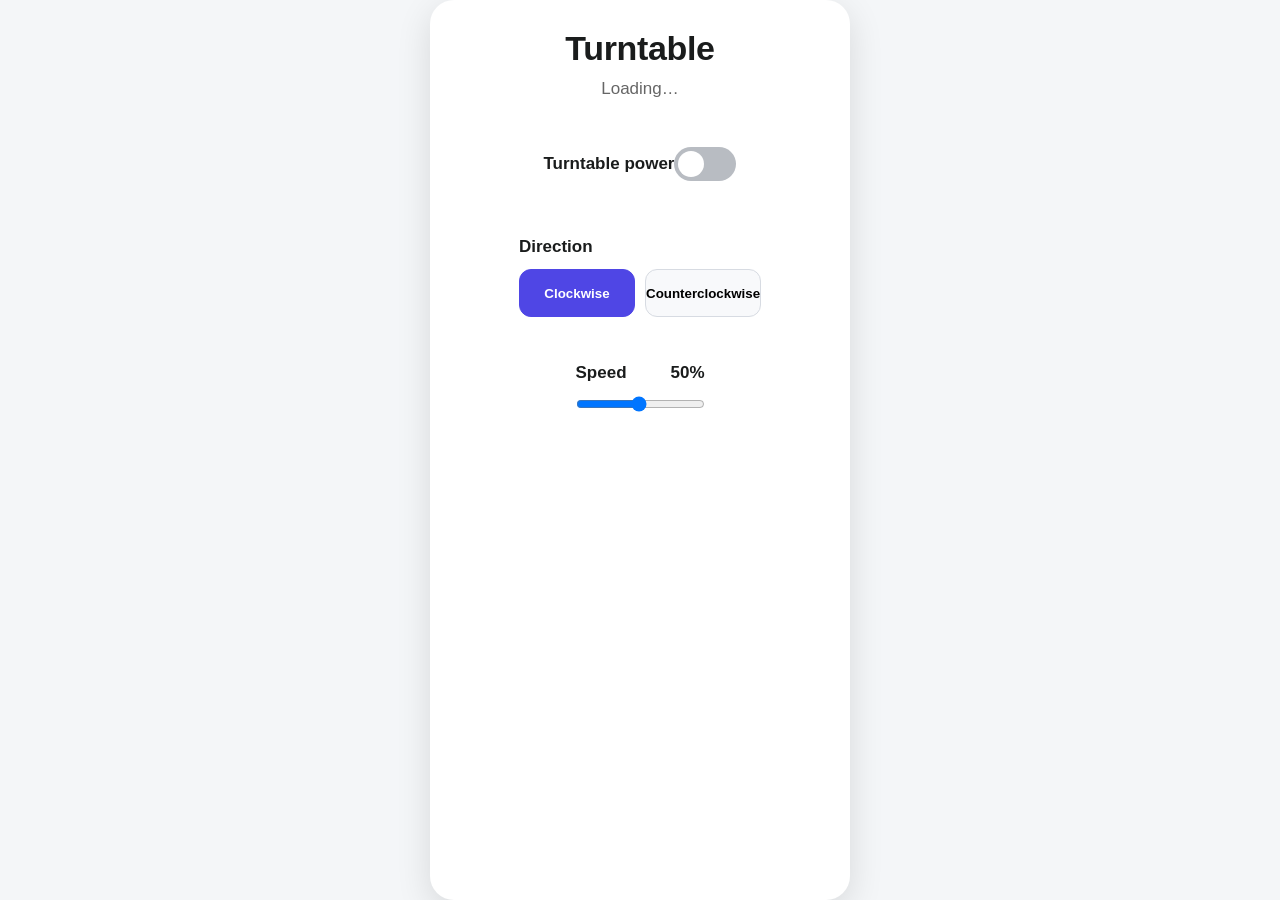
<file: data/controls.html>
﻿<!doctype html>
<html lang="en">
<head>
  <meta charset="utf-8">
  <meta name="viewport" content="width=device-width, initial-scale=1">
  <title>Turntable Control</title>
  <link rel="stylesheet" href="styles.css">
  <style>
    body { min-height: 100vh; display: grid; place-items: center; background: #f4f6f8; }
    .turntable-card { width: min(420px, calc(100% - 32px)); padding: 28px; border-radius: 24px; background: white; box-shadow: 0 10px 35px rgba(0,0,0,.12); }
    .turntable-card h1 { margin: 0 0 8px; text-align: center; }
    .status { margin: 0 0 24px; text-align: center; color: #666; }
    .control-row { margin: 22px 0; }
    .control-row label { display: block; margin-bottom: 10px; font-weight: 700; }
    .switch-row { display: flex; align-items: center; justify-content: space-between; }
    .switch { position: relative; width: 62px; height: 34px; }
    .switch input { opacity: 0; width: 0; height: 0; }
    .slider-toggle { position: absolute; inset: 0; border-radius: 34px; background: #b8bcc2; cursor: pointer; transition: .2s; }
    .slider-toggle:before { content: ""; position: absolute; width: 26px; height: 26px; left: 4px; top: 4px; border-radius: 50%; background: white; transition: .2s; }
    .switch input:checked + .slider-toggle { background: #4f46e5; }
    .switch input:checked + .slider-toggle:before { transform: translateX(28px); }
    .direction-buttons { display: grid; grid-template-columns: 1fr 1fr; gap: 10px; }
    .direction-buttons button { min-height: 48px; border: 1px solid #d7dbe2; border-radius: 12px; background: #f8f9fb; font-weight: 700; cursor: pointer; }
    .direction-buttons button.active { border-color: #4f46e5; background: #4f46e5; color: white; }
    .speed-header { display: flex; justify-content: space-between; }
    input[type="range"] { width: 100%; }
  </style>
</head>
<body>
  <main class="turntable-card">
    <h1>Turntable</h1>
    <p class="status" id="status-text">Loading…</p>

    <div class="control-row switch-row">
      <label for="enabled">Turntable power</label>
      <label class="switch">
        <input type="checkbox" id="enabled">
        <span class="slider-toggle"></span>
      </label>
    </div>

    <div class="control-row">
      <label>Direction</label>
      <div class="direction-buttons">
        <button type="button" data-direction="CW" class="active">Clockwise</button>
        <button type="button" data-direction="CCW">Counterclockwise</button>
      </div>
    </div>

    <div class="control-row">
      <div class="speed-header">
        <label for="speed">Speed</label>
        <strong id="speed-value">50%</strong>
      </div>
      <input type="range" id="speed" min="1" max="100" value="50">
    </div>
  </main>
  <script src="turntable-control.js"></script>
</body>
</html>
</file>
<file: data/styles.css>
/* Root Color Variables */
:root {
  --tertiary: #705d00;
  --inverse-on-surface: #f1f1f1;
  --surface-container-highest: #e2e2e2;
  --surface-container-low: #f3f3f3;
  --inverse-surface: #2f3131;
  --error-container: #ffdad6;
  --primary: #643f00;
  --surface-dim: #dadada;
  --tertiary-fixed: #ffe170;
  --on-surface: #1a1c1c;
  --on-tertiary-fixed-variant: #544600;
  --on-surface-variant: #504537;
  --primary-container: #845400;
  --background: #f9f9f9;
  --on-secondary-fixed: #1a1b20;
  --on-error-container: #93000a;
  --surface: #f9f9f9;
  --glass-border: rgba(255, 255, 255, 0.5);
  --on-primary-fixed-variant: #643f00;
  --on-background: #1a1c1c;
  --secondary-fixed-dim: #c6c6cc;
  --outline: #837566;
  --on-primary: #ffffff;
  --on-secondary-fixed-variant: #45474b;
  --primary-fixed-dim: #fbba65;
  --surface-variant: #e2e2e2;
  --tertiary-container: #c8a922;
  --secondary-container: #e2e2e8;
  --on-primary-container: #ffd198;
  --on-tertiary-container: #4c3e00;
  --on-primary-fixed: #2a1800;
  --on-error: #ffffff;
  --inverse-primary: #fbba65;
  --secondary-fixed: #e2e2e8;
  --glass-fill: rgba(255, 255, 255, 0.4);
  --on-secondary: #ffffff;
  --surface-container-high: #e8e8e8;
  --outline-variant: #d5c4b2;
  --shadow: #E2E2E7;
  --on-tertiary: #ffffff;
  --error: #ba1a1a;
  --surface-container: #eeeeee;
  --sunlight: #FFDD55;
  --secondary: #5d5e63;
  --surface-container-lowest: #ffffff;
  --surface-bright: #f9f9f9;
  --primary-fixed: #ffddb6;
  --tertiary-fixed-dim: #e5c43e;
  --surface-tint: #845400;
  --on-tertiary-fixed: #221b00;
  --on-secondary-container: #636469;
  /* Spacing */
  --stack-lg: 32px;
  --touch-target: 44px;
  --unit: 8px;
  --section-gap: 48px;
  --stack-sm: 8px;
  --container-padding: 24px;
  --gutter: 16px;
  --stack-md: 16px;
}

/* Typography */
* {
  box-sizing: border-box;
  margin: 0;
  padding: 0;
}

body {
  font-family: 'Inter', -apple-system, BlinkMacSystemFont, 'Segoe UI', sans-serif;
  font-size: 17px;
  line-height: 24px;
  font-weight: 400;
  color: var(--on-surface);
  background: linear-gradient(165deg, #FFF9E6 0%, #FFFFFF 40%, #F3F4F6 100%);
  min-height: max(884px, 100dvh);
  overflow-x: hidden;
}

h1, h2 {
  margin: 0;
  padding: 0;
}

h1 {
  font-size: 34px;
  line-height: 41px;
  letter-spacing: -0.01em;
  font-weight: 600;
}

h2 {
  font-size: 24px;
  line-height: 30px;
  font-weight: 500;
}

p {
  margin: 0;
}

/* Header */
header {
  position: fixed;
  top: 0;
  width: 100%;
  z-index: 50;
  background: var(--glass-fill);
  backdrop-filter: blur(64px);
  -webkit-backdrop-filter: blur(64px);
  border-bottom: 1px solid var(--glass-border);
  box-shadow: 0 1px 2px rgba(0, 0, 0, 0.05);
}

header .flex {
  display: flex;
  align-items: center;
  justify-content: space-between;
  padding: 0 var(--container-padding);
  height: 64px;
  width: 100%;
  max-width: 1280px;
  margin: 0 auto;
}

/* Main Content */
main {
  padding-top: 96px;
  padding-bottom: 128px;
  padding-left: var(--container-padding);
  padding-right: var(--container-padding);
  display: flex;
  flex-direction: column;
  align-items: center;
  max-width: 32rem;
  margin: 0 auto;
  min-height: 100vh;
}

/* Navigation Footer */
nav {
  position: fixed;
  bottom: 0;
  left: 0;
  width: 100%;
  display: flex;
  justify-content: space-around;
  align-items: center;
  padding-left: var(--container-padding);
  padding-right: var(--container-padding);
  padding-top: var(--stack-md);
  padding-bottom: var(--stack-md);
  padding-bottom: max(var(--stack-md), env(safe-area-inset-bottom));
  background: var(--glass-fill);
  backdrop-filter: blur(64px);
  -webkit-backdrop-filter: blur(64px);
  border-top: 1px solid var(--glass-border);
  border-radius: 16px 16px 0 0;
  z-index: 50;
}

nav a {
  display: flex;
  flex-direction: column;
  align-items: center;
  justify-content: center;
  color: var(--on-surface-variant);
  text-decoration: none;
  transition: all 150ms;
}

nav a:hover {
  color: var(--primary);
}

nav a:active {
  transform: scale(0.9);
}

nav a.active {
  color: var(--primary);
  transform: scale(1.1);
}

nav a .material-symbols-outlined {
  display: block;
}

nav a span:last-child {
  font-size: 13px;
  line-height: 18px;
  letter-spacing: 0.02em;
  font-weight: 500;
  margin-top: 8px;
}

/* Buttons */
button {
  background: none;
  border: none;
  cursor: pointer;
  padding: 0;
  display: inline-block;
}

button.material-symbols-outlined {
  color: var(--primary);
  transition: opacity 150ms;
}

button.material-symbols-outlined:hover {
  opacity: 0.8;
}

button.material-symbols-outlined:active {
  transform: scale(0.95);
  transition: transform 200ms;
}

/* Icon Styling */
.material-symbols-outlined {
  font-family: 'Material Symbols Outlined';
  font-weight: normal;
  font-style: normal;
  font-size: 24px;
  display: inline-block;
  line-height: 1;
  text-transform: none;
  letter-spacing: normal;
  word-wrap: normal;
  white-space: nowrap;
  direction: ltr;
  font-variation-settings: 'FILL' 0, 'wght' 300, 'GRAD' 0, 'opsz' 24;
}

/* Glass Card */
.glass-card {
  background: var(--glass-fill);
  backdrop-filter: blur(24px);
  -webkit-backdrop-filter: blur(24px);
  border: 0.5px solid var(--glass-border);
  box-shadow: 0 4px 30px rgba(0, 0, 0, 0.03);
  padding: var(--stack-md);
  border-radius: 16px;
  display: flex;
  flex-direction: column;
  align-items: flex-start;
}

.glass-card > * + * {
  margin-top: var(--stack-md);
}

/* Info Cards */
.glass-card .w-10 {
  width: 40px;
  height: 40px;
  border-radius: 9999px;
  display: flex;
  align-items: center;
  justify-content: center;
}

.glass-card .bg-sunlight-20 {
  background-color: rgba(255, 221, 85, 0.2);
}

.glass-card .bg-primary-10 {
  background-color: rgba(100, 63, 0, 0.1);
}

.glass-card p {
  margin: 0;
}

.glass-card .label-xs {
  font-size: 11px;
  line-height: 14px;
  letter-spacing: 0.05em;
  font-weight: 600;
  text-transform: uppercase;
  color: var(--on-surface-variant);
}

.glass-card .label-md {
  font-size: 13px;
  line-height: 18px;
  letter-spacing: 0.02em;
  font-weight: 500;
  font-weight: 600;
  color: var(--primary);
}

/* Slider */
.slider-container {
  position: relative;
  width: 96px;
  height: 400px;
  margin-bottom: var(--section-gap);
  display: group;
}

.slider-track {
  width: 100%;
  height: 100%;
  border-radius: 9999px;
  position: relative;
  overflow: hidden;
  border: 1px solid var(--glass-border);
  background: rgba(0, 0, 0, 0.05);
  box-shadow: inset 0 2px 4px rgba(0, 0, 0, 0.05);
}

.slider-fill {
  position: absolute;
  bottom: 0;
  width: 100%;
  background-color: var(--primary);
  opacity: 0.05;
  transition: all 300ms;
}

.slider-interaction {
  position: absolute;
  inset: 0;
  z-index: 10;
  touch-action: none;
}

.slider-thumb {
  position: absolute;
  left: 50%;
  transform: translateX(-50%);
  width: 72px;
  height: 72px;
  background-color: #ffffff;
  border-radius: 9999px;
  display: flex;
  align-items: center;
  justify-content: center;
  z-index: 20;
  box-shadow: 0 4px 12px rgba(0, 0, 0, 0.1);
  cursor: grab;
  transition: transform 75ms;
}

.slider-thumb:active {
  cursor: grabbing;
}

/* Status Display */
.status-display {
  text-align: center;
  margin-bottom: var(--stack-lg);
  animation: fade-in 0.3s ease-in;
}

.status-label {
  font-size: 11px;
  line-height: 14px;
  letter-spacing: 0.05em;
  font-weight: 600;
  text-transform: uppercase;
  color: var(--on-surface-variant);
  display: block;
  margin-bottom: 8px;
}

.percentage-display {
  display: flex;
  align-items: baseline;
  justify-content: center;
  font-size: 48px;
  line-height: 52px;
  letter-spacing: -0.02em;
  font-weight: 600;
  color: var(--primary);
}

.percentage-display > span:first-child {
  font-size: 48px;
}

.percentage-display > span:last-child {
  font-size: 24px;
  line-height: 30px;
  font-weight: 500;
  margin-left: 8px;
}

.status-text {
  font-size: 13px;
  line-height: 18px;
  letter-spacing: 0.02em;
  font-weight: 500;
  color: var(--on-surface-variant);
  margin-top: 8px;
}

/* Grid */
.grid {
  display: grid;
}

.grid-cols-2 {
  grid-template-columns: repeat(2, minmax(0, 1fr));
  gap: var(--gutter);
  width: 100%;
  margin-bottom: var(--stack-lg);
}

/* Footer */
footer {
  margin-top: auto;
  text-align: center;
}

footer p {
  font-size: 15px;
  line-height: 20px;
  font-weight: 400;
  color: var(--on-surface-variant);
  font-style: italic;
  opacity: 0.7;
}

/* Profile Image */
.profile-img {
  width: 32px;
  height: 32px;
  border-radius: 9999px;
  overflow: hidden;
  border: 1px solid var(--glass-border);
  display: flex;
}

.profile-img img {
  width: 100%;
  height: 100%;
  object-fit: cover;
}

/* Animations */
@keyframes fade-in {
  from {
    opacity: 0;
  }
  to {
    opacity: 1;
  }
}

.animate-fade-in {
  animation: fade-in 0.3s ease-in;
}

/* Responsive Design */
@media (max-width: 600px) {
  main {
    padding-top: 80px;
    padding-bottom: 120px;
  }
  
  .percentage-display {
    font-size: 40px;
  }
  
  .percentage-display > span:first-child {
    font-size: 40px;
  }
}

/* Selection */
::selection {
  background-color: var(--primary-fixed);
  color: var(--on-surface);
}

/* Segmented Control */
.segmented-control {
  background: rgba(0, 0, 0, 0.05);
  padding: 4px;
  border-radius: 12px;
  display: flex;
  width: 100%;
}

.segmented-control-item {
  flex: 1;
  padding: 8px 16px;
  font-size: 13px;
  line-height: 18px;
  letter-spacing: 0.02em;
  font-weight: 500;
  border: none;
  background: none;
  cursor: pointer;
  border-radius: 8px;
  transition: all 150ms;
  color: var(--on-surface-variant);
}

.segmented-control-item.active {
  background: white;
  color: var(--primary);
  box-shadow: 0 2px 8px rgba(0, 0, 0, 0.05);
}

/* Input Fields */
input[type="number"],
input[type="text"] {
  width: 100%;
  background: rgba(255, 255, 255, 0.5);
  border: 1px solid var(--glass-border);
  border-radius: 8px;
  padding: 8px 16px;
  font-size: 24px;
  line-height: 30px;
  font-weight: 500;
  color: var(--primary);
  font-family: 'Inter', sans-serif;
  transition: all 150ms;
}

input[type="number"]::placeholder,
input[type="text"]::placeholder {
  color: var(--outline-variant);
}

input[type="number"]:focus,
input[type="text"]:focus {
  outline: none;
  box-shadow: 0 0 0 2px rgba(100, 63, 0, 0.2);
}

/* Primary Button */
.btn-primary {
  background: var(--primary);
  color: var(--on-primary);
  width: var(--touch-target);
  height: var(--touch-target);
  border-radius: 9999px;
  display: flex;
  align-items: center;
  justify-content: center;
  border: none;
  cursor: pointer;
  box-shadow: 0 8px 16px rgba(0, 0, 0, 0.1);
  font-size: 13px;
  line-height: 18px;
  font-weight: 600;
  transition: transform 200ms;
  flex-shrink: 0;
}

.btn-primary:active {
  transform: scale(0.9);
}

/* Utility Button List */
.utility-list {
  overflow: hidden;
  border-radius: 16px;
  background: var(--glass-fill);
  backdrop-filter: blur(24px);
  -webkit-backdrop-filter: blur(24px);
  border: 0.5px solid var(--glass-border);
}

.utility-button {
  width: 100%;
  display: flex;
  align-items: center;
  justify-content: space-between;
  padding: var(--stack-md) var(--container-padding);
  border: none;
  background: none;
  cursor: pointer;
  transition: background-color 150ms;
  text-align: left;
}

.utility-button:hover {
  background-color: rgba(255, 255, 255, 0.2);
}

.utility-button:active {
  transform: scale(0.99);
}

.utility-button-content {
  display: flex;
  align-items: center;
  gap: var(--stack-md);
  flex: 1;
}

.utility-button-content .material-symbols-outlined {
  color: var(--primary);
  flex-shrink: 0;
}

.utility-button-content span {
  font-size: 17px;
  line-height: 24px;
  color: var(--on-surface);
}

.utility-button .chevron {
  color: var(--outline-variant);
}

.utility-divider {
  height: 1px;
  background: var(--glass-border);
  margin: 0 var(--container-padding);
}

/* Blind Visual */
.blind-visual-container {
  position: relative;
  width: 160px;
  height: 160px;
  display: flex;
  align-items: center;
  justify-content: center;
  border-radius: 12px;
  background: var(--surface-container-low);
  box-shadow: inset 0 2px 4px rgba(0, 0, 0, 0.05);
}

.blind-visual {
  width: 96px;
  height: 96px;
  border: 2px solid rgba(100, 63, 0, 0.2);
  border-radius: 8px;
  position: relative;
  overflow: hidden;
  background: rgba(255, 255, 255, 0.4);
}

.blind-visual-fill {
  position: absolute;
  top: 0;
  left: 0;
  width: 100%;
  background: var(--primary);
  transition: all 500ms;
  opacity: 0.2;
}

.blind-visual-slats {
  position: absolute;
  inset: 0;
  display: flex;
  flex-direction: column;
  justify-content: space-around;
  padding: 8px;
}

.blind-slat {
  height: 2px;
  background: rgba(100, 63, 0, 0.3);
}

/* Section Layout */
section {
  width: 100%;
  margin-bottom: var(--stack-lg);
}

section.glass-card {
  padding: var(--container-padding);
  border-radius: 16px;
}

.section-header {
  font-size: 11px;
  line-height: 14px;
  letter-spacing: 0.05em;
  font-weight: 600;
  text-transform: uppercase;
  color: var(--on-surface-variant);
  margin-bottom: var(--stack-md);
}

.section-header.with-status {
  display: flex;
  justify-content: space-between;
  align-items: center;
}

.status-badge {
  font-size: 15px;
  line-height: 20px;
  color: var(--primary);
  font-weight: 600;
}

/* System Status Section */
.status-grid {
  border-top: 1px solid var(--glass-border);
  padding-top: var(--stack-md);
  margin-top: var(--stack-md);
  display: grid;
  grid-template-columns: repeat(2, 1fr);
  gap: var(--gutter);
}

.status-item {
  text-align: center;
}

.status-item p {
  font-size: 11px;
  line-height: 14px;
  letter-spacing: 0.05em;
  font-weight: 600;
  text-transform: uppercase;
  color: var(--on-surface-variant);
  margin-bottom: 8px;
}

.status-value {
  font-size: 24px;
  line-height: 30px;
  font-weight: 500;
  color: var(--primary);
}

/* Grid Layout for Sections */
.sections-grid {
  display: grid;
  grid-template-columns: 1fr;
  gap: var(--gutter);
  width: 100%;
  margin-bottom: var(--stack-lg);
}

@media (min-width: 768px) {
  .sections-grid {
    grid-template-columns: repeat(2, 1fr);
  }
}

/* Movement Row */
.movement-row {
  display: flex;
  align-items: center;
  gap: var(--gutter);
  width: 100%;
}

.movement-input-wrapper {
  flex: 1;
}

/* Back Button */
.back-button {
  background: none;
  border: none;
  padding: 0;
  color: var(--primary);
  cursor: pointer;
  margin-right: var(--stack-md);
  display: flex;
  align-items: center;
  transition: opacity 150ms;
  text-decoration: none;
}

.back-button:hover {
  opacity: 0.8;
}

.back-button:active {
  transform: scale(0.95);
  transition: transform 200ms;
}

.header-title-wrapper {
  display: flex;
  align-items: center;
}

/* Position Display */
.position-display {
  text-align: center;
  margin-top: var(--stack-md);
}

.position-label {
  font-size: 11px;
  line-height: 14px;
  letter-spacing: 0.05em;
  font-weight: 600;
  text-transform: uppercase;
  color: var(--on-surface-variant);
}

.position-value {
  font-size: 48px;
  line-height: 52px;
  letter-spacing: -0.02em;
  font-weight: 600;
  color: var(--primary);
}

/* Tab/Antialiased */
.antialiased {
  -webkit-font-smoothing: antialiased;
  -moz-osx-font-smoothing: grayscale;
}

/* Main Content Sections */
main.controls-main {
  padding-top: 96px;
  padding-bottom: 128px;
  padding-left: var(--container-padding);
  padding-right: var(--container-padding);
  display: flex;
  flex-direction: column;
  align-items: center;
  max-width: 32rem;
  margin: 0 auto;
  min-height: 100vh;
}

main.controls-main > section + section {
  margin-top: var(--stack-lg);
}

.tap-highlight-transparent {
  -webkit-tap-highlight-color: transparent;
}
</file>
